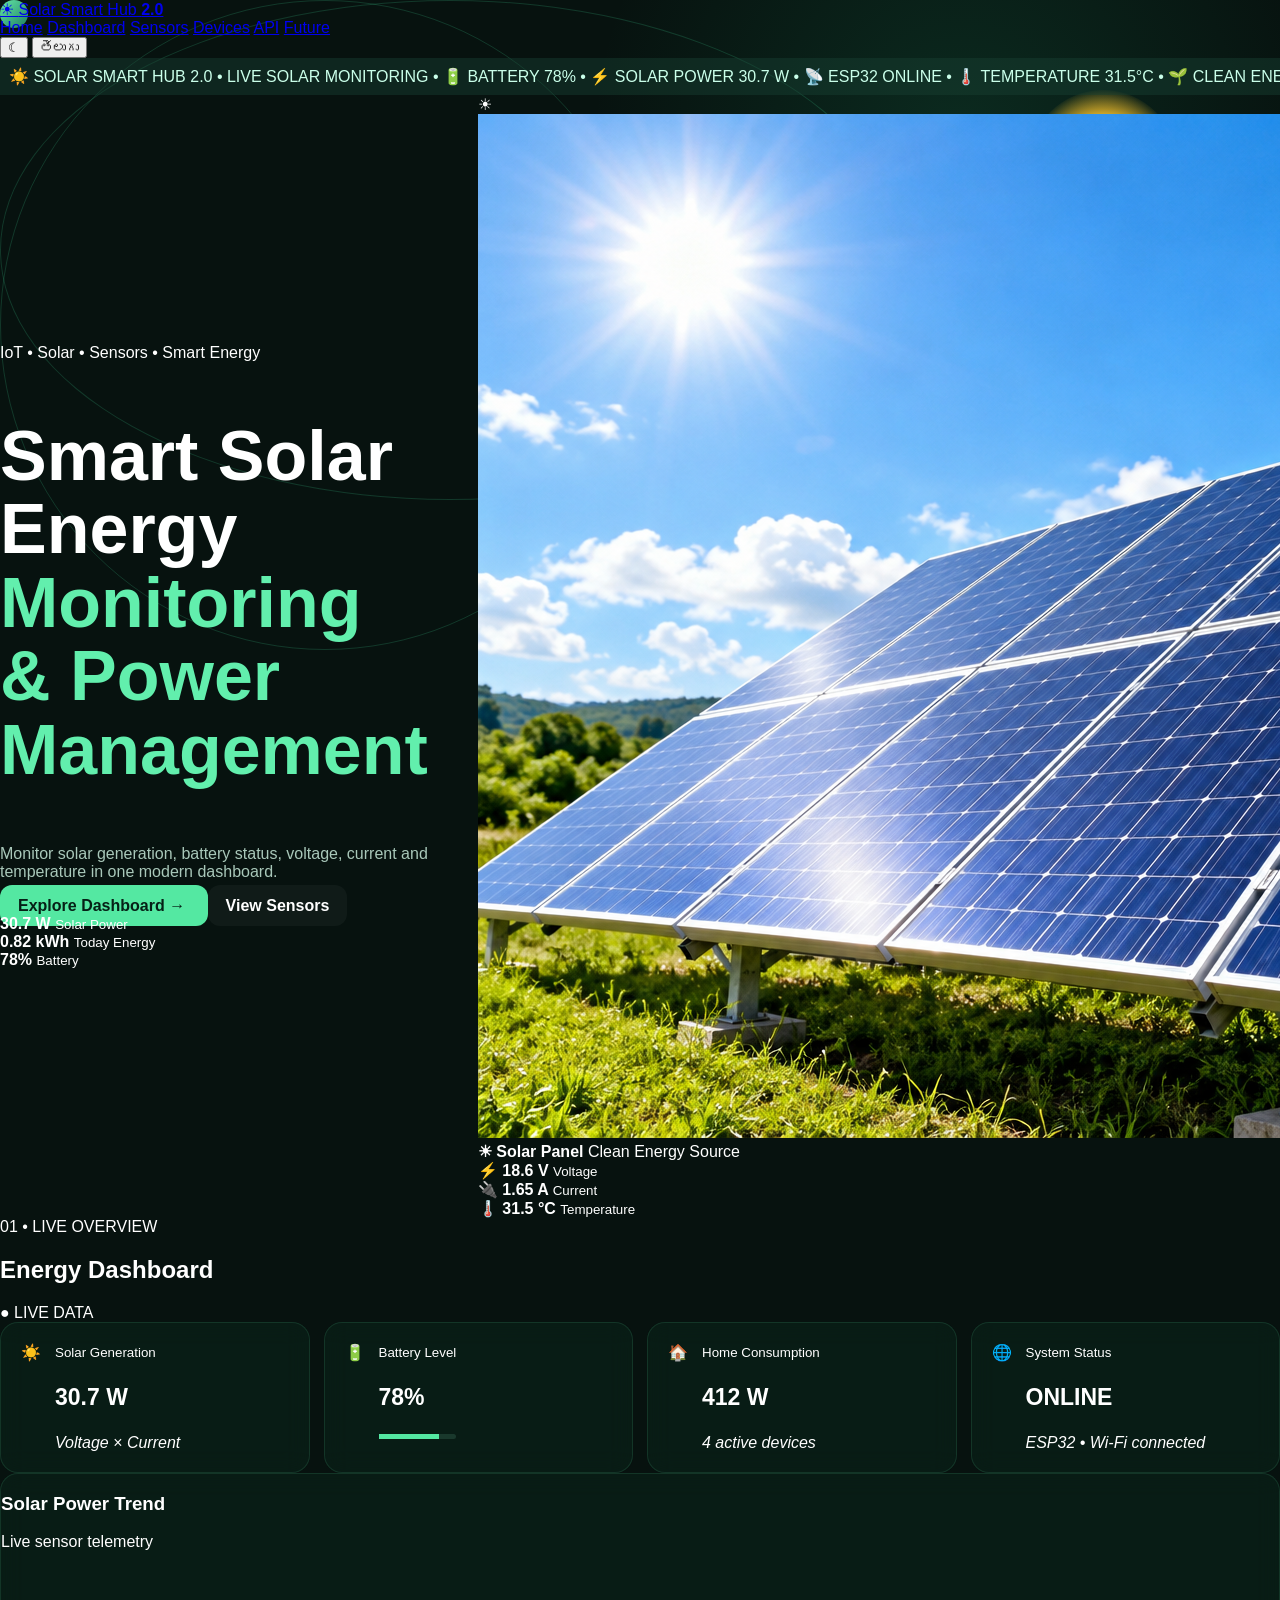
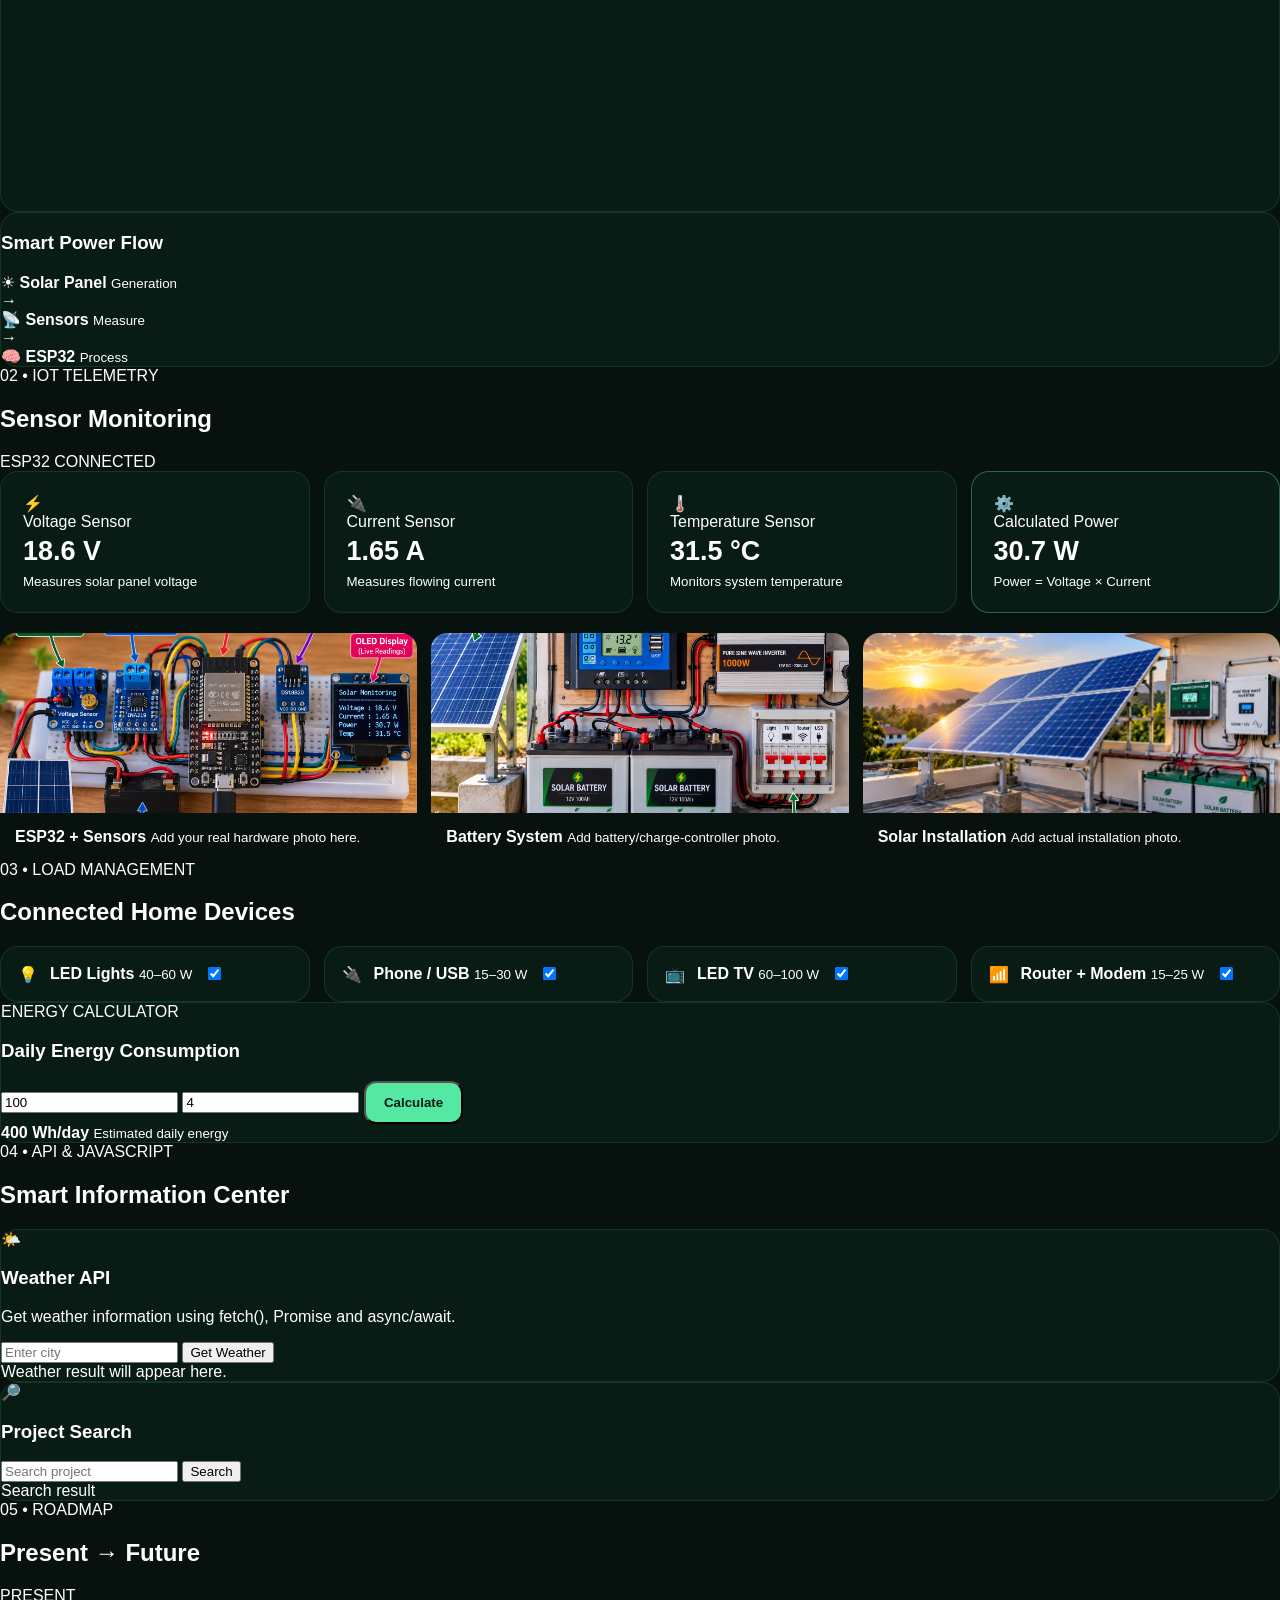
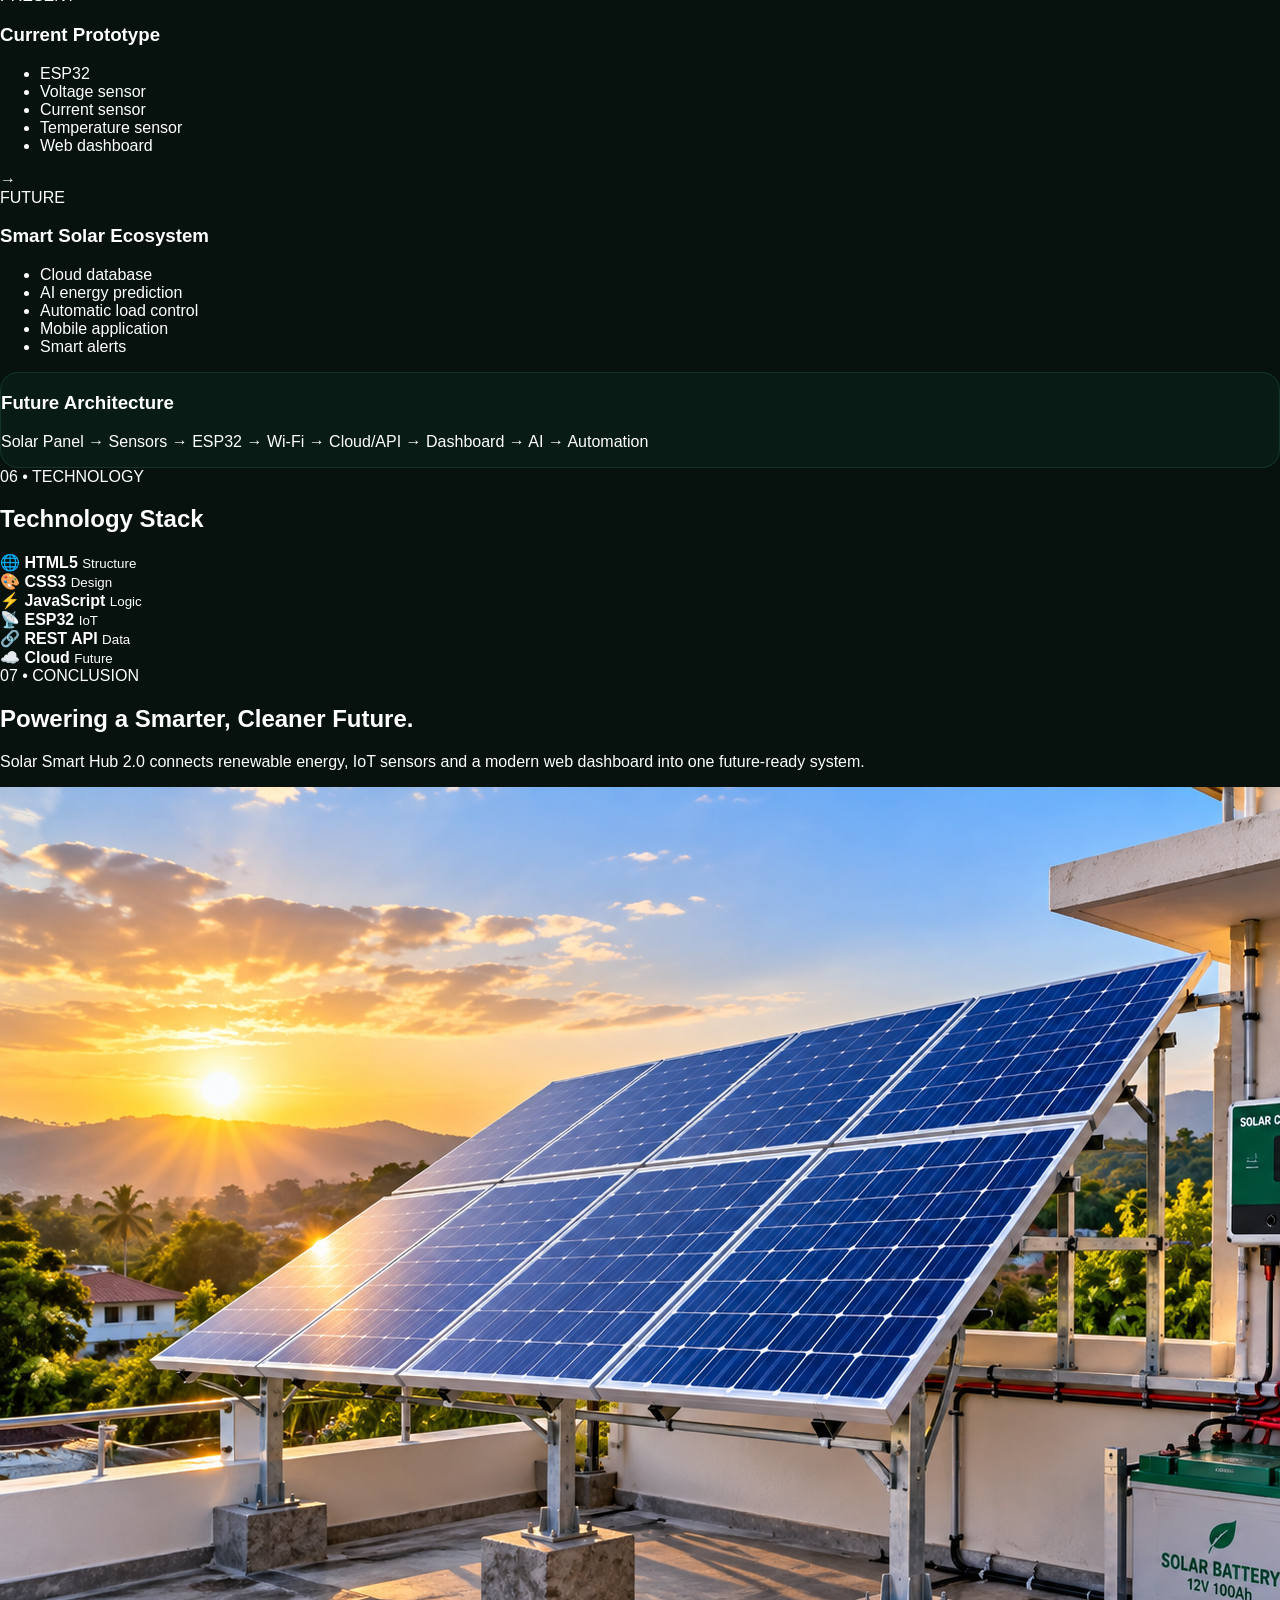
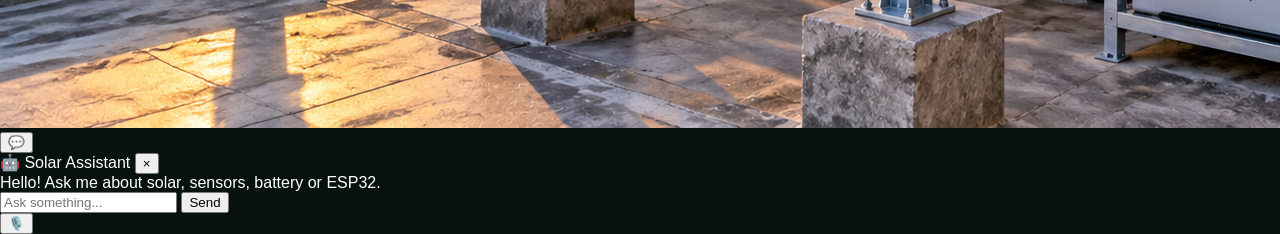
<file: index.html>
<!DOCTYPE html>
<html lang="en">

<head>
    <meta charset="UTF-8">

    <meta name="viewport"
          content="width=device-width, initial-scale=1.0">

    <title>Solar Smart Hub 2.0</title>

    <link rel="stylesheet" href="solar.css">
</head>

<body>

    <!-- ============================= -->
    <!-- BACKGROUND 3D ANIMATION -->
    <!-- ============================= -->

    <div class="bg-scene">

        <div class="sun"></div>

        <div class="orbit orbit1"></div>

        <div class="orbit orbit2"></div>

        <div class="planet"></div>

        <div class="floating-panel"></div>

    </div>


    <!-- ============================= -->
    <!-- HEADER -->
    <!-- ============================= -->

    <header class="topbar">

        <a href="#home" class="brand">

            <span class="brand-icon">☀</span>

            <span>
                Solar Smart Hub
                <b>2.0</b>
            </span>

        </a>


        <nav>

            <a href="#home">Home</a>

            <a href="#dashboard">Dashboard</a>

            <a href="#sensors">Sensors</a>

            <a href="#devices">Devices</a>

            <a href="#api">API</a>

            <a href="#future">Future</a>

        </nav>


        <div class="top-actions">

            <button id="themeBtn">
                ☾
            </button>

            <button id="langBtn">
                తెలుగు
            </button>

        </div>

    </header>



    <!-- ============================= -->
    <!-- MARQUEE -->
    <!-- ============================= -->

    <div class="marquee-wrap">

        <div class="marquee">

            ☀️ SOLAR SMART HUB 2.0

            • LIVE SOLAR MONITORING

            • 🔋 BATTERY
            <span id="mqBattery">78%</span>

            • ⚡ SOLAR POWER
            <span id="mqPower">30.7 W</span>

            • 📡 ESP32 ONLINE

            • 🌡️ TEMPERATURE
            <span id="mqTemp">31.5°C</span>

            • 🌱 CLEAN ENERGY

            • 🚀 FUTURE READY

        </div>

    </div>



    <main>


        <!-- ============================= -->
        <!-- HERO SECTION -->
        <!-- ============================= -->

        <section id="home" class="hero section">

            <div class="hero-copy">

                <div class="pill">
                    IoT • Solar • Sensors • Smart Energy
                </div>


                <h1>

                    Smart Solar Energy

                    <br>

                    <span>
                        Monitoring & Power Management
                    </span>

                </h1>


                <p class="hero-text">

                    Monitor solar generation, battery status,
                    voltage, current and temperature in one
                    modern dashboard.

                </p>


                <div class="hero-buttons">

                    <a href="#dashboard"
                       class="btn primary">

                        Explore Dashboard →

                    </a>


                    <a href="#sensors"
                       class="btn secondary">

                        View Sensors

                    </a>

                </div>


                <div class="hero-stats">

                    <div>

                        <b id="heroPower">
                            30.7 W
                        </b>

                        <small>
                            Solar Power
                        </small>

                    </div>


                    <div>

                        <b>
                            0.82 kWh
                        </b>

                        <small>
                            Today Energy
                        </small>

                    </div>


                    <div>

                        <b id="heroBattery">
                            78%
                        </b>

                        <small>
                            Battery
                        </small>

                    </div>

                </div>

            </div>
            


            <!-- HERO VISUAL -->

            <div class="hero-visual">

                <div class="solar-orb">
                    ☀
                </div>


                <div class="energy-ring r1"></div>

                <div class="energy-ring r2"></div>


                <!-- SOLAR PANEL PHOTO -->

                <div class="panel-card">

                    <img
                        src="images/solar-panel.png"
                        alt="Solar Panel"
                    >

                    <div class="panel-info">

                        <b>
                            ☀ Solar Panel
                        </b>

                        <span>
                            Clean Energy Source
                        </span>

                    </div>

                </div>


                <div class="floating-card fc1">

                    ⚡

                    <b id="floatVoltage">
                        18.6 V
                    </b>

                    <small>
                        Voltage
                    </small>

                </div>


                <div class="floating-card fc2">

                    🔌

                    <b id="floatCurrent">
                        1.65 A
                    </b>

                    <small>
                        Current
                    </small>

                </div>


                <div class="floating-card fc3">

                    🌡️

                    <b id="floatTemp">
                        31.5 °C
                    </b>

                    <small>
                        Temperature
                    </small>

                </div>

            </div>

        </section>



        <!-- ============================= -->
        <!-- DASHBOARD -->
        <!-- ============================= -->

        <section id="dashboard" class="section">

            <div class="section-head">

                <div>

                    <span class="eyebrow">
                        01 • LIVE OVERVIEW
                    </span>

                    <h2>
                        Energy Dashboard
                    </h2>

                </div>

                <div class="live-dot">
                    ● LIVE DATA
                </div>

            </div>


            <div class="metric-grid">


                <article class="metric">

                    <span class="metric-icon">
                        ☀️
                    </span>

                    <div>

                        <small>
                            Solar Generation
                        </small>

                        <h3 id="powerValue">
                            30.7 W
                        </h3>

                        <em>
                            Voltage × Current
                        </em>

                    </div>

                </article>



                <article class="metric">

                    <span class="metric-icon">
                        🔋
                    </span>

                    <div>

                        <small>
                            Battery Level
                        </small>

                        <h3 id="batteryValue">
                            78%
                        </h3>

                        <div class="progress">

                            <i id="batteryBar"
                               style="width:78%">
                            </i>

                        </div>

                    </div>

                </article>



                <article class="metric">

                    <span class="metric-icon">
                        🏠
                    </span>

                    <div>

                        <small>
                            Home Consumption
                        </small>

                        <h3 id="loadValue">
                            412 W
                        </h3>

                        <em>
                            4 active devices
                        </em>

                    </div>

                </article>



                <article class="metric">

                    <span class="metric-icon">
                        🌐
                    </span>

                    <div>

                        <small>
                            System Status
                        </small>

                        <h3 class="green">
                            ONLINE
                        </h3>

                        <em>
                            ESP32 • Wi-Fi connected
                        </em>

                    </div>

                </article>

            </div>


            <!-- CHART -->

            <div class="dashboard-grid">

                <article class="card chart-card">

                    <div class="card-head">

                        <div>

                            <h3>
                                Solar Power Trend
                            </h3>

                            <p>
                                Live sensor telemetry
                            </p>

                        </div>

                    </div>


                    <canvas
                        id="powerChart"
                        height="240">
                    </canvas>

                </article>



                <!-- POWER FLOW -->

                <article class="card">

                    <h3>
                        Smart Power Flow
                    </h3>

                    <div class="flow">

                        <div class="flow-node">

                            ☀

                            <b>
                                Solar Panel
                            </b>

                            <small>
                                Generation
                            </small>

                        </div>


                        →



                        <div class="flow-node">

                            📡

                            <b>
                                Sensors
                            </b>

                            <small>
                                Measure
                            </small>

                        </div>


                        →


                        <div class="flow-node">

                            🧠

                            <b>
                                ESP32
                            </b>

                            <small>
                                Process
                            </small>

                        </div>

                    </div>

                </article>

            </div>

        </section>



        <!-- ============================= -->
        <!-- SENSOR SECTION -->
        <!-- ============================= -->

        <section id="sensors" class="section">

            <div class="section-head">

                <div>

                    <span class="eyebrow">
                        02 • IOT TELEMETRY
                    </span>

                    <h2>
                        Sensor Monitoring
                    </h2>

                </div>

                <span class="hardware-badge">
                    ESP32 CONNECTED
                </span>

            </div>


            <div class="sensor-grid">


                <article class="sensor-card">

                    <div class="sensor-icon">
                        ⚡
                    </div>

                    <span>
                        Voltage Sensor
                    </span>

                    <strong id="voltage">
                        18.6 V
                    </strong>

                    <small>
                        Measures solar panel voltage
                    </small>

                </article>



                <article class="sensor-card">

                    <div class="sensor-icon">
                        🔌
                    </div>

                    <span>
                        Current Sensor
                    </span>

                    <strong id="current">
                        1.65 A
                    </strong>

                    <small>
                        Measures flowing current
                    </small>

                </article>



                <article class="sensor-card">

                    <div class="sensor-icon">
                        🌡️
                    </div>

                    <span>
                        Temperature Sensor
                    </span>

                    <strong id="temperature">
                        31.5 °C
                    </strong>

                    <small>
                        Monitors system temperature
                    </small>

                </article>



                <article class="sensor-card highlight">

                    <div class="sensor-icon">
                        ⚙️
                    </div>

                    <span>
                        Calculated Power
                    </span>

                    <strong id="sensorPower">
                        30.7 W
                    </strong>

                    <small>
                        Power = Voltage × Current
                    </small>

                </article>

            </div>



            <!-- SENSOR PHOTOS -->

            <div class="photo-row">


                <div class="photo-card">

                    <img
                        src="images/esp32-sensors.png"
                        alt="ESP32 Sensors"
                    >

                    <div>

                        <b>
                            ESP32 + Sensors
                        </b>

                        <small>
                            Add your real hardware photo here.
                        </small>

                    </div>

                </div>



                <div class="photo-card">

                    <img
                        src="images/battery-system.png"
                        alt="Battery System"
                    >

                    <div>

                        <b>
                            Battery System
                        </b>

                        <small>
                            Add battery/charge-controller photo.
                        </small>

                    </div>

                </div>



                <div class="photo-card">

                    <img
                        src="images/solar-installation.png"
                        alt="Solar Installation"
                    >

                    <div>

                        <b>
                            Solar Installation
                        </b>

                        <small>
                            Add actual installation photo.
                        </small>

                    </div>

                </div>

            </div>

        </section>



        <!-- ============================= -->
        <!-- DEVICES -->
        <!-- ============================= -->

        <section id="devices" class="section">

            <span class="eyebrow">
                03 • LOAD MANAGEMENT
            </span>

            <h2>
                Connected Home Devices
            </h2>


            <div class="device-grid">


                <article class="device">

                    <span>💡</span>

                    <div>

                        <b>
                            LED Lights
                        </b>

                        <small>
                            40–60 W
                        </small>

                    </div>

                    <label class="switch">

                        <input type="checkbox"
                               checked>

                        <i></i>

                    </label>

                </article>



                <article class="device">

                    <span>🔌</span>

                    <div>

                        <b>
                            Phone / USB
                        </b>

                        <small>
                            15–30 W
                        </small>

                    </div>

                    <label class="switch">

                        <input type="checkbox"
                               checked>

                        <i></i>

                    </label>

                </article>



                <article class="device">

                    <span>📺</span>

                    <div>

                        <b>
                            LED TV
                        </b>

                        <small>
                            60–100 W
                        </small>

                    </div>

                    <label class="switch">

                        <input type="checkbox"
                               checked>

                        <i></i>

                    </label>

                </article>



                <article class="device">

                    <span>📶</span>

                    <div>

                        <b>
                            Router + Modem
                        </b>

                        <small>
                            15–25 W
                        </small>

                    </div>

                    <label class="switch">

                        <input type="checkbox"
                               checked>

                        <i></i>

                    </label>

                </article>

            </div>



            <!-- CALCULATOR -->

            <div class="calculator card">

                <div>

                    <span class="eyebrow">
                        ENERGY CALCULATOR
                    </span>

                    <h3>
                        Daily Energy Consumption
                    </h3>

                </div>


                <div class="calc-inputs">

                    <input
                        id="watts"
                        type="number"
                        value="100"
                        placeholder="Watts">

                    <input
                        id="hours"
                        type="number"
                        value="4"
                        placeholder="Hours">

                    <button
                        class="btn primary"
                        id="calcBtn">

                        Calculate

                    </button>

                </div>


                <div class="calc-result">

                    <b id="calcResult">
                        400 Wh/day
                    </b>

                    <small>
                        Estimated daily energy
                    </small>

                </div>

            </div>

        </section>



        <!-- ============================= -->
        <!-- API SECTION -->
        <!-- ============================= -->

        <section id="api" class="section">

            <span class="eyebrow">
                04 • API & JAVASCRIPT
            </span>

            <h2>
                Smart Information Center
            </h2>


            <div class="api-grid">


                <article class="card api-card">

                    <span class="api-icon">
                        🌤️
                    </span>

                    <h3>
                        Weather API
                    </h3>

                    <p>
                        Get weather information using
                        fetch(), Promise and async/await.
                    </p>


                    <div class="search-line">

                        <input
                            id="cityInput"
                            placeholder="Enter city">

                        <button id="weatherBtn">
                            Get Weather
                        </button>

                    </div>


                    <div
                        id="weatherResult"
                        class="result-box">

                        Weather result will appear here.

                    </div>

                </article>



                <article class="card api-card">

                    <span class="api-icon">
                        🔎
                    </span>

                    <h3>
                        Project Search
                    </h3>

                    <div class="search-line">

                        <input
                            id="siteSearch"
                            placeholder="Search project">

                        <button id="searchBtn">
                            Search
                        </button>

                    </div>

                    <div
                        id="searchResult"
                        class="result-box">

                        Search result

                    </div>

                </article>

            </div>

        </section>



        <!-- ============================= -->
        <!-- PRESENT FUTURE -->
        <!-- ============================= -->

        <section id="future" class="section">

            <span class="eyebrow">
                05 • ROADMAP
            </span>

            <h2>
                Present → Future
            </h2>


            <div class="roadmap">


                <article class="road">

                    <span>
                        PRESENT
                    </span>

                    <h3>
                        Current Prototype
                    </h3>

                    <ul>

                        <li>
                            ESP32
                        </li>

                        <li>
                            Voltage sensor
                        </li>

                        <li>
                            Current sensor
                        </li>

                        <li>
                            Temperature sensor
                        </li>

                        <li>
                            Web dashboard
                        </li>

                    </ul>

                </article>


                <div class="road-arrow">
                    →
                </div>


                <article class="road future">

                    <span>
                        FUTURE
                    </span>

                    <h3>
                        Smart Solar Ecosystem
                    </h3>

                    <ul>

                        <li>
                            Cloud database
                        </li>

                        <li>
                            AI energy prediction
                        </li>

                        <li>
                            Automatic load control
                        </li>

                        <li>
                            Mobile application
                        </li>

                        <li>
                            Smart alerts
                        </li>

                    </ul>

                </article>

            </div>


            <div class="architecture card">

                <h3>
                    Future Architecture
                </h3>

                <p>

                    Solar Panel →

                    Sensors →

                    ESP32 →

                    Wi-Fi →

                    Cloud/API →

                    Dashboard →

                    AI →

                    Automation

                </p>

            </div>

        </section>



        <!-- ============================= -->
        <!-- TECHNOLOGY -->
        <!-- ============================= -->

        <section class="section">

            <span class="eyebrow">
                06 • TECHNOLOGY
            </span>

            <h2>
                Technology Stack
            </h2>


            <div class="tech-grid">

                <div>
                    🌐
                    <b>HTML5</b>
                    <small>Structure</small>
                </div>

                <div>
                    🎨
                    <b>CSS3</b>
                    <small>Design</small>
                </div>

                <div>
                    ⚡
                    <b>JavaScript</b>
                    <small>Logic</small>
                </div>

                <div>
                    📡
                    <b>ESP32</b>
                    <small>IoT</small>
                </div>

                <div>
                    🔗
                    <b>REST API</b>
                    <small>Data</small>
                </div>

                <div>
                    ☁️
                    <b>Cloud</b>
                    <small>Future</small>
                </div>

            </div>

        </section>



        <!-- ============================= -->
        <!-- CONCLUSION -->
        <!-- ============================= -->

        <section class="section">

            <div class="conclusion-box">

                <span class="eyebrow">
                    07 • CONCLUSION
                </span>

                <h2>
                    Powering a Smarter,
                    Cleaner Future.
                </h2>

                <p>

                    Solar Smart Hub 2.0 connects
                    renewable energy, IoT sensors
                    and a modern web dashboard
                    into one future-ready system.

                </p>


                <img
                    src="images/solar-installation.png"
                    alt="Solar Installation">

            </div>

        </section>

    </main>



    <!-- ============================= -->
    <!-- CHATBOT -->
    <!-- ============================= -->

    <button
        class="chat-toggle"
        id="chatToggle">

        💬

    </button>


    <div
        class="chat-box"
        id="chatBox">

        <div class="chat-head">

            🤖 Solar Assistant

            <button id="chatClose">
                ×
            </button>

        </div>


        <div
            class="chat-messages"
            id="chatMessages">

            <div class="bot">

                Hello!
                Ask me about solar,
                sensors, battery or ESP32.

            </div>

        </div>


        <div class="chat-input">

            <input
                id="chatInput"
                placeholder="Ask something...">

            <button id="chatSend">
                Send
            </button>

        </div>

    </div>



    <!-- VOICE -->

    <button
        class="voice-btn"
        id="voiceBtn">

        🎙️

    </button>


    <div
        class="toast"
        id="toast">
    </div>


    <script src="solar.js"></script>

</body>

</html>
</file>
<file: solar.css>
/* =========================
   BASIC RESET
========================= */

* {
    box-sizing: border-box;
}

html {
    scroll-behavior: smooth;
}

body {
    margin: 0;
    font-family: Arial, sans-serif;
    background: #07120f;
    color: white;
}


/* =========================
   3D BACKGROUND
========================= */

.bg-scene {

    position: fixed;

    inset: 0;

    pointer-events: none;

    z-index: -2;

    background:
        radial-gradient(
            circle at 75% 15%,
            rgba(36,190,128,.14),
            transparent 30%
        ),
        #07120f;
}


/* SUN */

.sun {

    position: absolute;

    width: 150px;

    height: 150px;

    border-radius: 50%;

    right: 8%;

    top: 10%;

    background:
        radial-gradient(
            circle,
            #fff4a8 0 20%,
            #ffc72c 42%,
            transparent 72%
        );

    animation: pulse 4s infinite;

}


/* ORBIT */

.orbit {

    position: absolute;

    border:
        1px solid
        rgba(74,255,181,.16);

    border-radius: 50%;

}


.orbit1 {

    width: 650px;

    height: 650px;

}


.orbit2 {

    width: 900px;

    height: 500px;

}


/* PLANET */

.planet {

    position: absolute;

    width: 28px;

    height: 28px;

    border-radius: 50%;

    background:
        linear-gradient(
            135deg,
            #65e6a8,
            #1d8060
        );

    animation:
        orbit 12s linear infinite;

}


/* =========================
   MARQUEE
========================= */

.marquee-wrap {

    overflow: hidden;

    white-space: nowrap;

    background:
        rgba(26,65,51,.45);

}


.marquee {

    display: inline-block;

    padding: 9px;

    animation:
        marquee 27s linear infinite;

    color: #caffea;

}


@keyframes marquee {

    from {
        transform: translateX(100%);
    }

    to {
        transform: translateX(-100%);
    }

}


/* =========================
   HERO
========================= */

.hero {

    min-height: 720px;

    display: grid;

    grid-template-columns:
        1fr 1fr;

    align-items: center;

    gap: 50px;

}


.hero h1 {

    font-size: 70px;

    line-height: 1.05;

}


.hero h1 span {

    color: #62efad;

}


.hero-text {

    color: #a9c8ba;

    font-size: 16px;

}


.btn {

    padding: 12px 18px;

    border-radius: 12px;

    text-decoration: none;

    font-weight: bold;

}


.primary {

    background: #54e8a2;

    color: #062016;

}


.secondary {

    color: white;

    background: rgba(255,255,255,.04);

}


/* =========================
   CARDS
========================= */

.card,
.metric,
.sensor-card,
.device {

    background:
        rgba(10,32,24,.72);

    border:
        1px solid
        rgba(98,239,173,.12);

    border-radius: 18px;

    backdrop-filter: blur(12px);

}


/* =========================
   DASHBOARD
========================= */

.metric-grid {

    display: grid;

    grid-template-columns:
        repeat(4,1fr);

    gap: 14px;

}


.metric {

    padding: 20px;

    display: flex;

    gap: 14px;

}


.metric h3 {

    font-size: 23px;

}


.progress {

    height: 5px;

    background: #19382c;

    border-radius: 5px;

}


.progress i {

    display: block;

    height: 100%;

    background: #54e8a2;

}


/* =========================
   SENSOR CARDS
========================= */

.sensor-grid {

    display: grid;

    grid-template-columns:
        repeat(4,1fr);

    gap: 14px;

}


.sensor-card {

    padding: 22px;

}


.sensor-card strong {

    display: block;

    font-size: 27px;

    margin: 5px 0;

}


.sensor-card.highlight {

    border-color:
        rgba(98,239,173,.35);

}


/* =========================
   PHOTOS
========================= */

.photo-row {

    display: grid;

    grid-template-columns:
        repeat(3,1fr);

    gap: 14px;

    margin-top: 20px;

}


.photo-card {

    overflow: hidden;

    border-radius: 16px;

}


.photo-card img {

    width: 100%;

    height: 180px;

    object-fit: cover;

    display: block;

}


.photo-card div {

    padding: 15px;

}


/* =========================
   DEVICES
========================= */

.device-grid {

    display: grid;

    grid-template-columns:
        repeat(4,1fr);

    gap: 14px;

}


.device {

    padding: 17px;

    display: flex;

    align-items: center;

    gap: 12px;

}


/* =========================
   RESPONSIVE
========================= */

@media(max-width:900px) {

    .hero {

        grid-template-columns: 1fr;

    }

    .metric-grid,
    .sensor-grid,
    .device-grid {

        grid-template-columns:
            1fr 1fr;

    }

}


@media(max-width:560px) {

    .metric-grid,
    .sensor-grid,
    .device-grid,
    .photo-row {

        grid-template-columns: 1fr;

    }

    .hero h1 {

        font-size: 42px;

    }

}
</file>
